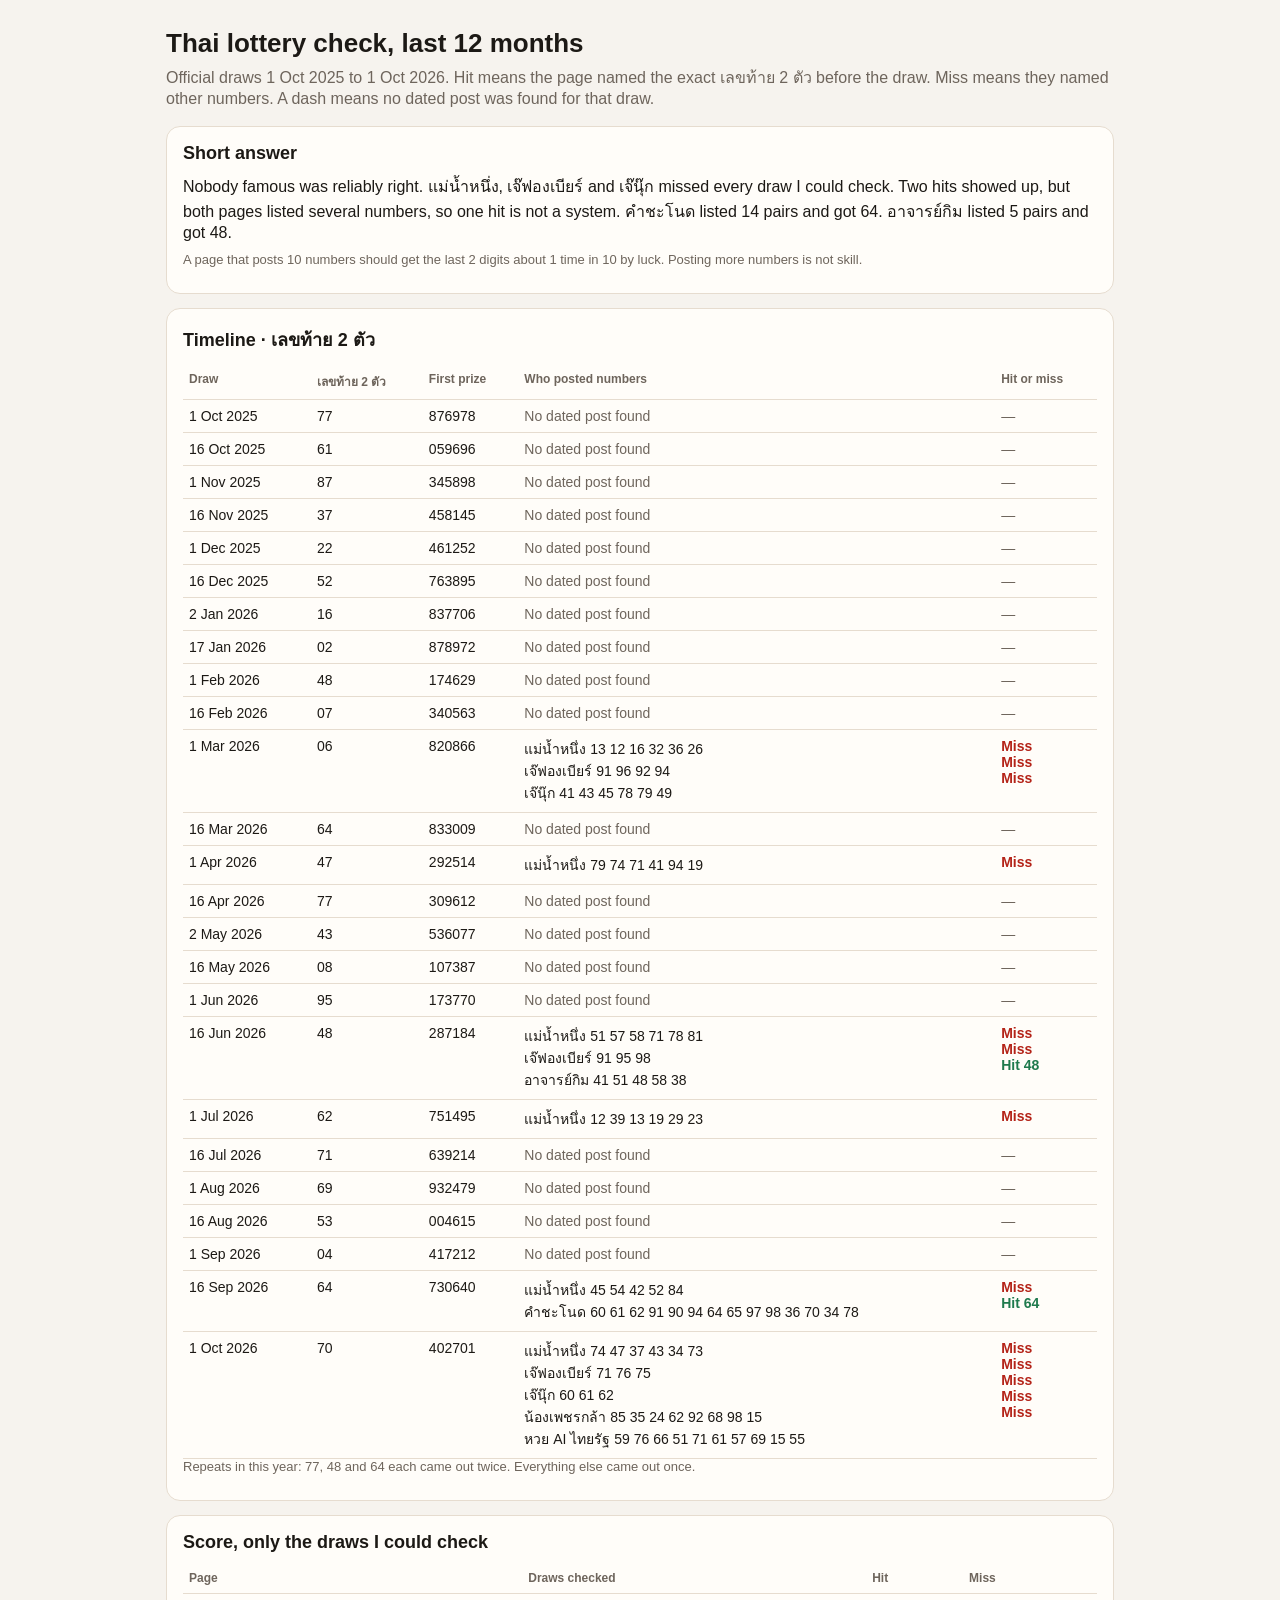
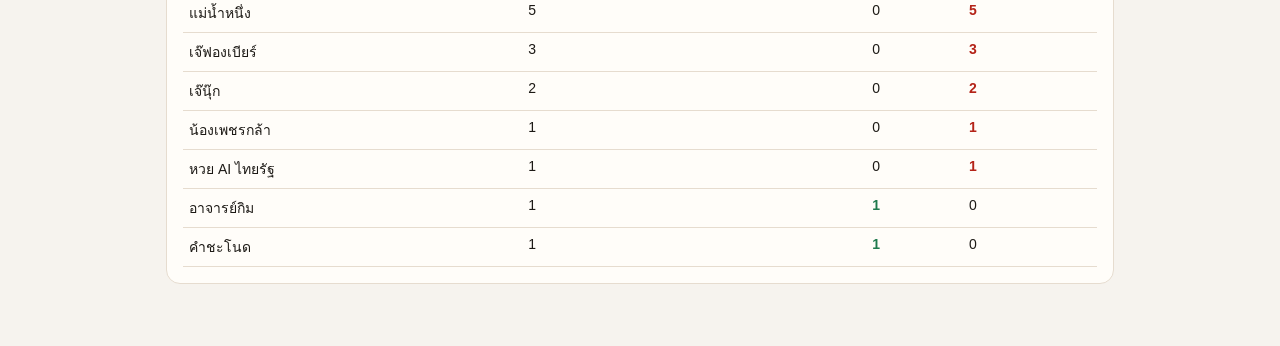
<file: lottery/index.html>
<!DOCTYPE html>
<html lang="en">
<head>
<meta charset="UTF-8" />
<meta name="viewport" content="width=device-width, initial-scale=1" />
<title>Thai lottery check · last 12 months</title>
<style>
  :root { --bg:#f6f3ee; --ink:#1c1915; --muted:#6e655c; --card:#fffdf9; --line:#e6dccf; --hit:#1f7a4d; --miss:#b42318; }
  * { box-sizing:border-box; }
  body { margin:0; font-family:"Segoe UI","Noto Sans Thai",sans-serif; background:var(--bg); color:var(--ink); }
  .wrap { max-width:980px; margin:0 auto; padding:28px 16px 48px; }
  h1 { font-size:26px; margin:0 0 6px; }
  h2 { font-size:18px; margin:0 0 10px; }
  p { margin:0 0 10px; }
  .sub { color:var(--muted); margin:0 0 18px; }
  .card { background:var(--card); border:1px solid var(--line); border-radius:14px; padding:16px; margin-bottom:14px; }
  table { width:100%; border-collapse:collapse; font-size:14px; }
  th, td { text-align:left; padding:8px 6px; border-bottom:1px solid var(--line); vertical-align:top; }
  th { color:var(--muted); font-size:12px; }
  .hit { color:var(--hit); font-weight:700; }
  .miss { color:var(--miss); font-weight:700; }
  .none { color:var(--muted); }
  .note { color:var(--muted); font-size:13px; }
</style>
</head>
<body>
<div class="wrap">
  <h1>Thai lottery check, last 12 months</h1>
  <p class="sub">Official draws 1 Oct 2025 to 1 Oct 2026. Hit means the page named the exact เลขท้าย 2 ตัว before the draw. Miss means they named other numbers. A dash means no dated post was found for that draw.</p>
  <div class="card">
    <h2>Short answer</h2>
    <p>Nobody famous was reliably right. แม่น้ำหนึ่ง, เจ๊ฟองเบียร์ and เจ๊นุ๊ก missed every draw I could check. Two hits showed up, but both pages listed several numbers, so one hit is not a system. คำชะโนด listed 14 pairs and got 64. อาจารย์กิม listed 5 pairs and got 48.</p>
    <p class="note">A page that posts 10 numbers should get the last 2 digits about 1 time in 10 by luck. Posting more numbers is not skill.</p>
  </div>
  <div class="card">
    <h2>Timeline · เลขท้าย 2 ตัว</h2>
    <table>
      <thead><tr><th>Draw</th><th>เลขท้าย 2 ตัว</th><th>First prize</th><th>Who posted numbers</th><th>Hit or miss</th></tr></thead>
      <tbody>
        <tr><td>1 Oct 2025</td><td>77</td><td>876978</td><td class="none">No dated post found</td><td class="none">—</td></tr>
        <tr><td>16 Oct 2025</td><td>61</td><td>059696</td><td class="none">No dated post found</td><td class="none">—</td></tr>
        <tr><td>1 Nov 2025</td><td>87</td><td>345898</td><td class="none">No dated post found</td><td class="none">—</td></tr>
        <tr><td>16 Nov 2025</td><td>37</td><td>458145</td><td class="none">No dated post found</td><td class="none">—</td></tr>
        <tr><td>1 Dec 2025</td><td>22</td><td>461252</td><td class="none">No dated post found</td><td class="none">—</td></tr>
        <tr><td>16 Dec 2025</td><td>52</td><td>763895</td><td class="none">No dated post found</td><td class="none">—</td></tr>
        <tr><td>2 Jan 2026</td><td>16</td><td>837706</td><td class="none">No dated post found</td><td class="none">—</td></tr>
        <tr><td>17 Jan 2026</td><td>02</td><td>878972</td><td class="none">No dated post found</td><td class="none">—</td></tr>
        <tr><td>1 Feb 2026</td><td>48</td><td>174629</td><td class="none">No dated post found</td><td class="none">—</td></tr>
        <tr><td>16 Feb 2026</td><td>07</td><td>340563</td><td class="none">No dated post found</td><td class="none">—</td></tr>
        <tr><td>1 Mar 2026</td><td>06</td><td>820866</td><td>แม่น้ำหนึ่ง 13 12 16 32 36 26<br>เจ๊ฟองเบียร์ 91 96 92 94<br>เจ๊นุ๊ก 41 43 45 78 79 49</td><td class="miss">Miss<br>Miss<br>Miss</td></tr>
        <tr><td>16 Mar 2026</td><td>64</td><td>833009</td><td class="none">No dated post found</td><td class="none">—</td></tr>
        <tr><td>1 Apr 2026</td><td>47</td><td>292514</td><td>แม่น้ำหนึ่ง 79 74 71 41 94 19</td><td class="miss">Miss</td></tr>
        <tr><td>16 Apr 2026</td><td>77</td><td>309612</td><td class="none">No dated post found</td><td class="none">—</td></tr>
        <tr><td>2 May 2026</td><td>43</td><td>536077</td><td class="none">No dated post found</td><td class="none">—</td></tr>
        <tr><td>16 May 2026</td><td>08</td><td>107387</td><td class="none">No dated post found</td><td class="none">—</td></tr>
        <tr><td>1 Jun 2026</td><td>95</td><td>173770</td><td class="none">No dated post found</td><td class="none">—</td></tr>
        <tr><td>16 Jun 2026</td><td>48</td><td>287184</td><td>แม่น้ำหนึ่ง 51 57 58 71 78 81<br>เจ๊ฟองเบียร์ 91 95 98<br>อาจารย์กิม 41 51 48 58 38</td><td class="miss">Miss<br>Miss<br><span class="hit">Hit 48</span></td></tr>
        <tr><td>1 Jul 2026</td><td>62</td><td>751495</td><td>แม่น้ำหนึ่ง 12 39 13 19 29 23</td><td class="miss">Miss</td></tr>
        <tr><td>16 Jul 2026</td><td>71</td><td>639214</td><td class="none">No dated post found</td><td class="none">—</td></tr>
        <tr><td>1 Aug 2026</td><td>69</td><td>932479</td><td class="none">No dated post found</td><td class="none">—</td></tr>
        <tr><td>16 Aug 2026</td><td>53</td><td>004615</td><td class="none">No dated post found</td><td class="none">—</td></tr>
        <tr><td>1 Sep 2026</td><td>04</td><td>417212</td><td class="none">No dated post found</td><td class="none">—</td></tr>
        <tr><td>16 Sep 2026</td><td>64</td><td>730640</td><td>แม่น้ำหนึ่ง 45 54 42 52 84<br>คำชะโนด 60 61 62 91 90 94 64 65 97 98 36 70 34 78</td><td class="miss">Miss<br><span class="hit">Hit 64</span></td></tr>
        <tr><td>1 Oct 2026</td><td>70</td><td>402701</td><td>แม่น้ำหนึ่ง 74 47 37 43 34 73<br>เจ๊ฟองเบียร์ 71 76 75<br>เจ๊นุ๊ก 60 61 62<br>น้องเพชรกล้า 85 35 24 62 92 68 98 15<br>หวย AI ไทยรัฐ 59 76 66 51 71 61 57 69 15 55</td><td class="miss">Miss<br>Miss<br>Miss<br>Miss<br>Miss</td></tr>
      </tbody>
    </table>
    <p class="note">Repeats in this year: 77, 48 and 64 each came out twice. Everything else came out once.</p>
  </div>
  <div class="card">
    <h2>Score, only the draws I could check</h2>
    <table>
      <thead><tr><th>Page</th><th>Draws checked</th><th>Hit</th><th>Miss</th></tr></thead>
      <tbody>
        <tr><td>แม่น้ำหนึ่ง</td><td>5</td><td>0</td><td class="miss">5</td></tr>
        <tr><td>เจ๊ฟองเบียร์</td><td>3</td><td>0</td><td class="miss">3</td></tr>
        <tr><td>เจ๊นุ๊ก</td><td>2</td><td>0</td><td class="miss">2</td></tr>
        <tr><td>น้องเพชรกล้า</td><td>1</td><td>0</td><td class="miss">1</td></tr>
        <tr><td>หวย AI ไทยรัฐ</td><td>1</td><td>0</td><td class="miss">1</td></tr>
        <tr><td>อาจารย์กิม</td><td>1</td><td class="hit">1</td><td>0</td></tr>
        <tr><td>คำชะโนด</td><td>1</td><td class="hit">1</td><td>0</td></tr>
      </tbody>
    </table>
  </div>
</div>
</body>
</html>
</file>
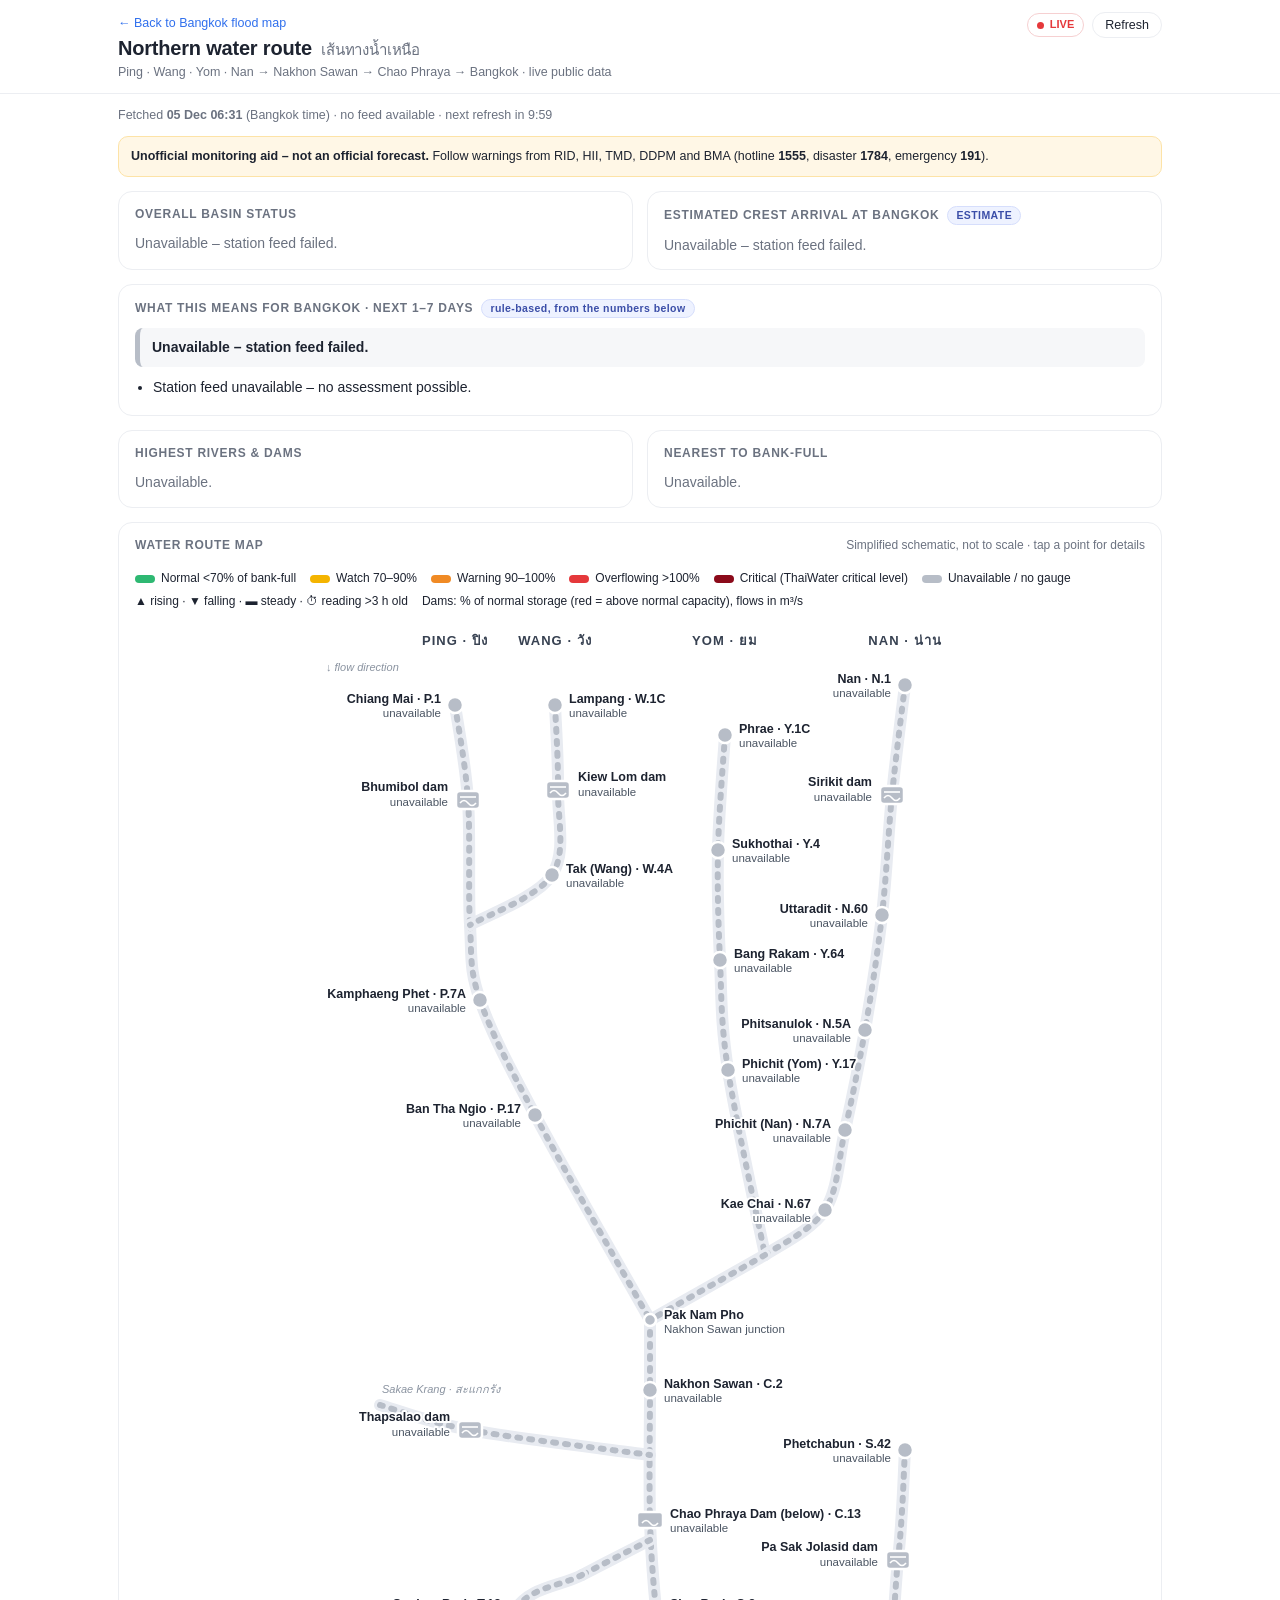
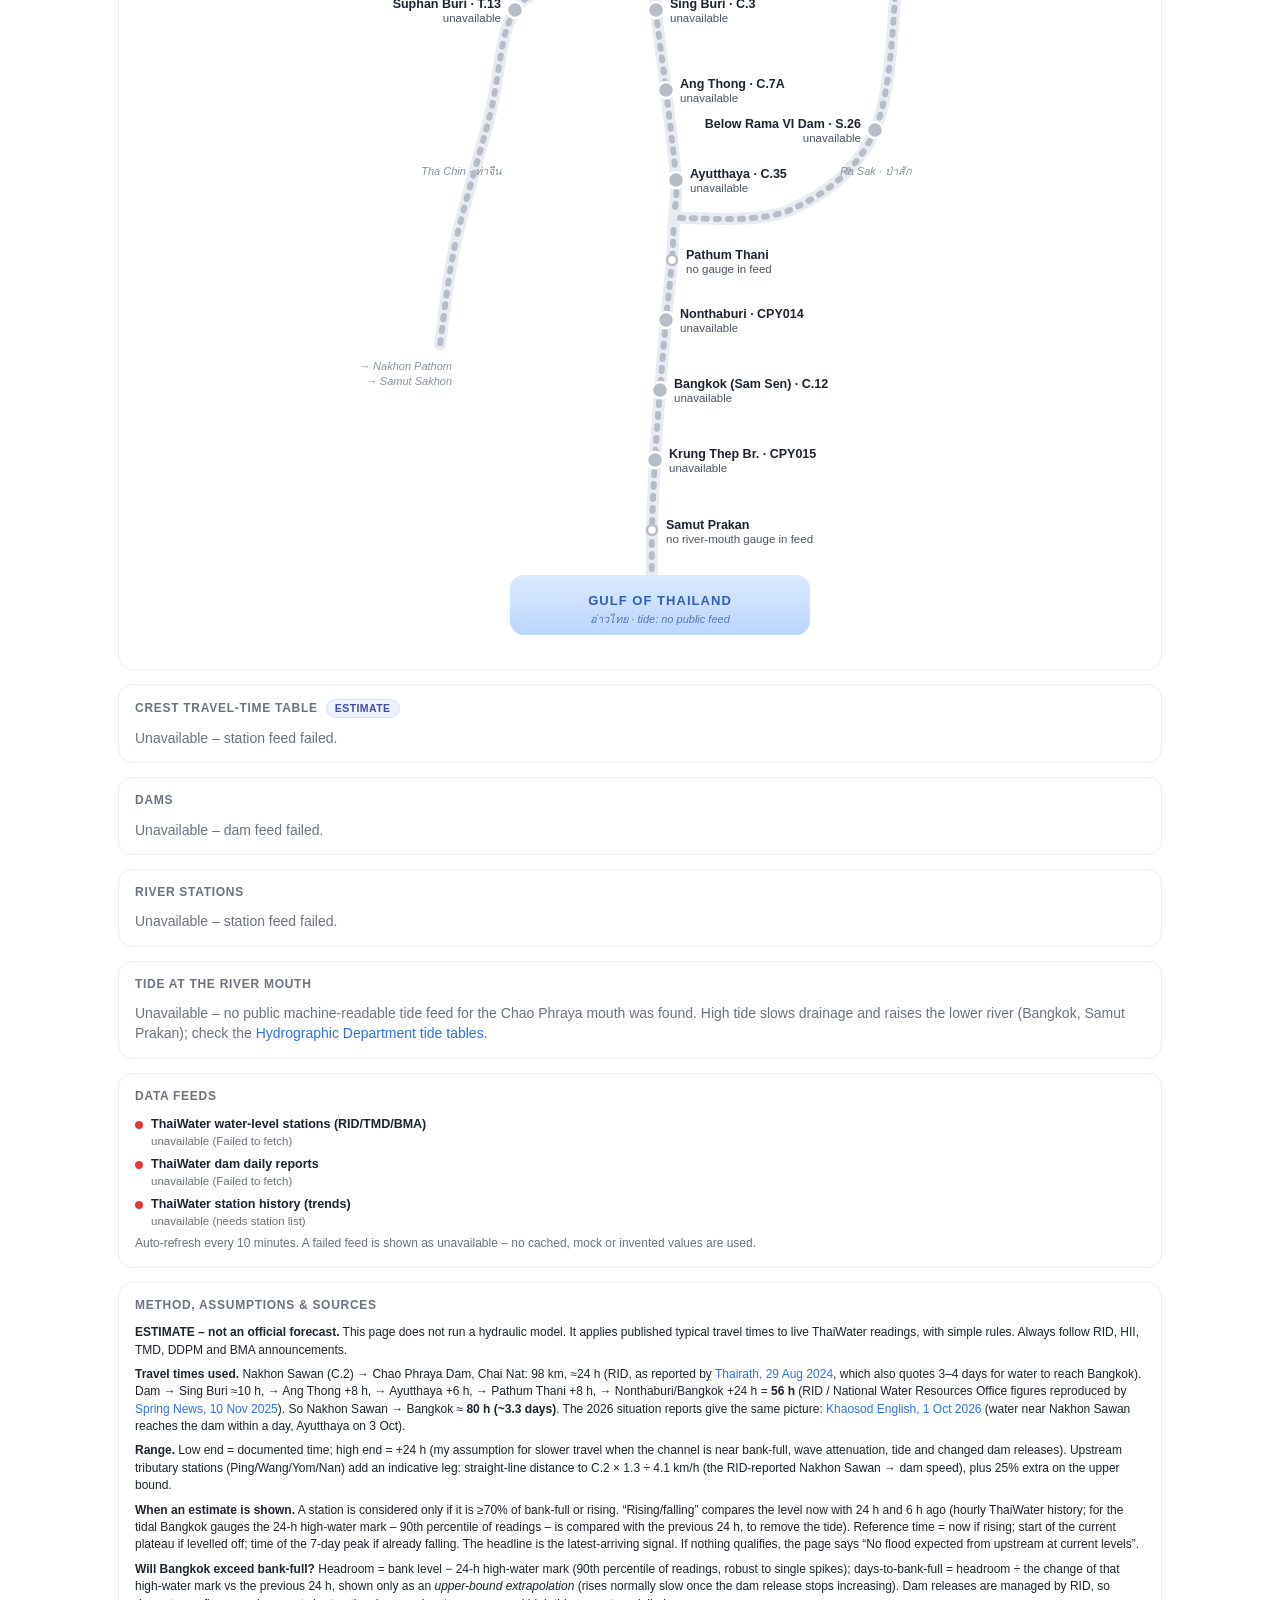
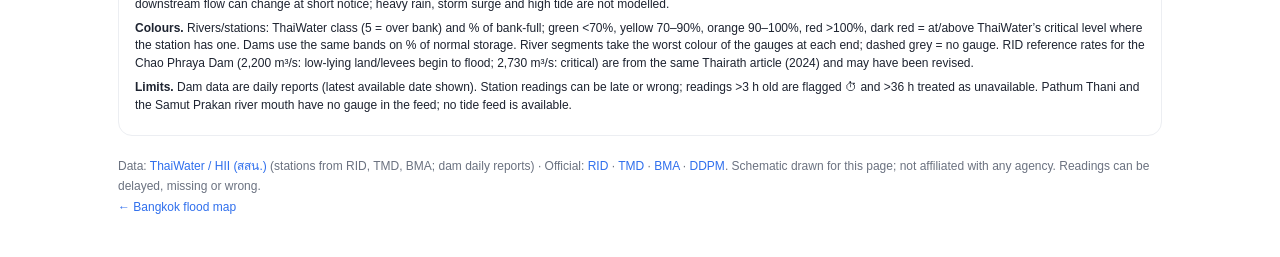
<file: river.html>
<!doctype html>
<html lang="en">
<head>
<meta charset="utf-8">
<meta name="viewport" content="width=device-width, initial-scale=1, viewport-fit=cover">
<title>Northern water route · live river &amp; dam status → Bangkok</title>
<meta name="description" content="Unofficial live status of the Ping, Wang, Yom, Nan and Chao Phraya rivers and the main dams, with colour-coded warning levels and an estimate of how many days flow takes to reach Bangkok. Data: ThaiWater / RID.">
<meta property="og:title" content="Northern water route · live river &amp; dam status → Bangkok">
<meta property="og:description" content="Live dam storage, river discharge, bank-full warning colours and an estimated travel time of high water to Bangkok. Unofficial.">
<link rel="icon" href="data:image/svg+xml,<svg xmlns='http://www.w3.org/2000/svg' viewBox='0 0 100 100'><text y='.9em' font-size='90'>🌊</text></svg>">
<link rel="stylesheet" href="river.css">
</head>
<body>
<header class="top">
  <div class="wrap topin">
    <div>
      <a class="back" href="./">← Back to Bangkok flood map</a>
      <h1>Northern water route <span class="th">เส้นทางน้ำเหนือ</span></h1>
      <div class="sub">Ping · Wang · Yom · Nan → Nakhon Sawan → Chao Phraya → Bangkok · live public data</div>
    </div>
    <div class="topr">
      <div class="live"><span class="dot"></span>LIVE</div>
      <button id="refreshBtn" class="btn" type="button">Refresh</button>
    </div>
  </div>
</header>

<main class="wrap">
  <div class="updated" id="updated">Loading feeds…</div>

  <section class="alert">
    <b>Unofficial monitoring aid – not an official forecast.</b> Follow warnings from RID, HII, TMD, DDPM and BMA (hotline <b>1555</b>, disaster <b>1784</b>, emergency <b>191</b>).
  </section>

  <section id="summary" class="grid2">
    <div class="card" id="overall"><h2>Overall basin status</h2><div class="muted">Loading…</div></div>
    <div class="card" id="crest"><h2>Estimated crest arrival at Bangkok</h2><div class="muted">Loading…</div></div>
  </section>

  <section class="card" id="outlook"><h2>What this means for Bangkok · next 1–7 days <span class="tag est">rule-based</span></h2><div class="muted">Loading…</div></section>

  <section class="grid2">
    <div class="card" id="topRivers"><h2>Highest rivers &amp; dams</h2><div class="muted">Loading…</div></div>
    <div class="card" id="nearest"><h2>Nearest to bank-full</h2><div class="muted">Loading…</div></div>
  </section>

  <section class="card">
    <div class="cardhead">
      <h2>Water route map</h2>
      <div class="muted small">Simplified schematic, not to scale · tap a point for details</div>
    </div>
    <div class="legend" id="legend"></div>
    <div class="svgwrap"><svg id="map" viewBox="0 0 640 1640" role="img" aria-label="Schematic of the northern rivers, dams and Chao Phraya to the Gulf of Thailand with live status colours"></svg></div>
  </section>

  <section class="card" id="crestTable"><h2>Crest travel-time table <span class="tag est">ESTIMATE</span></h2><div class="muted">Loading…</div></section>

  <section class="card"><h2>Dams</h2><div id="damTable" class="tablewrap"><div class="muted">Loading…</div></div>
    <div class="muted small" id="damNote"></div></section>

  <section class="card"><h2>River stations</h2><div id="stTable" class="tablewrap"><div class="muted">Loading…</div></div></section>

  <section class="card"><h2>Tide at the river mouth</h2>
    <div class="muted">Unavailable – no public machine-readable tide feed for the Chao Phraya mouth was found. High tide slows drainage and raises the lower river (Bangkok, Samut Prakan); check the
    <a href="https://www.hydro.navy.mi.th/" target="_blank" rel="noopener">Hydrographic Department tide tables</a>.</div></section>

  <section class="card"><h2>Data feeds</h2><div id="feeds" class="feeds"></div>
    <div class="muted small">Auto-refresh every 10 minutes. A failed feed is shown as unavailable – no cached, mock or invented values are used.</div></section>

  <section class="card" id="method"><h2>Method, assumptions &amp; sources</h2>
    <div class="small" id="methodBody"></div></section>

  <footer class="foot small muted">
    Data: <a href="https://www.thaiwater.net" target="_blank" rel="noopener">ThaiWater / HII (สสน.)</a> (stations from RID, TMD, BMA; dam daily reports) ·
    Official: <a href="https://water.rid.go.th" target="_blank" rel="noopener">RID</a> ·
    <a href="https://www.tmd.go.th" target="_blank" rel="noopener">TMD</a> ·
    <a href="https://weather.bangkok.go.th" target="_blank" rel="noopener">BMA</a> ·
    <a href="https://www.disaster.go.th" target="_blank" rel="noopener">DDPM</a>.
    Schematic drawn for this page; not affiliated with any agency. Readings can be delayed, missing or wrong.
    <br><a href="./">← Bangkok flood map</a>
  </footer>
</main>

<div id="detail" class="detail hidden" role="dialog" aria-live="polite"></div>
<script src="tw-fetch.js"></script>
<script src="river.js"></script>
</body>
</html>
</file>
<file: river.css>
:root{--bg:#fff;--fg:#1d2330;--mut:#6b7280;--line:#eceef2;--soft:#f6f7f9;--red:#e5383b;--yellow:#f4b400;--orange:#f08a24;--green:#2eb872;--crit:#8b0a1a;--na:#b7bdc7;--blue:#2f6fed}
*{box-sizing:border-box}
html,body{margin:0;background:var(--bg)}
body{font:14px/1.45 -apple-system,BlinkMacSystemFont,"Segoe UI",Roboto,"Noto Sans Thai","Helvetica Neue",Arial,sans-serif;color:var(--fg)}
a{color:var(--blue);text-decoration:none}a:hover{text-decoration:underline}
.wrap{max-width:1080px;margin:0 auto;padding:0 18px}
.top{border-bottom:1px solid var(--line);background:#fff;position:sticky;top:0;z-index:50}
.topin{display:flex;justify-content:space-between;align-items:flex-start;gap:12px;padding-top:12px;padding-bottom:12px}
.topr{display:flex;align-items:center;gap:8px;flex:0 0 auto}
.back{font-size:12.5px;display:inline-block;margin-bottom:2px}
h1{font-size:20px;margin:0;letter-spacing:-.2px}
h1 .th{font-weight:500;color:var(--mut);font-size:15px;margin-left:4px}
.sub{color:var(--mut);font-size:12.5px}
.live{font-size:11px;font-weight:700;color:var(--red);display:flex;align-items:center;gap:6px;border:1px solid #f6d0d1;border-radius:99px;padding:3px 9px;white-space:nowrap}
.live .dot{width:7px;height:7px;border-radius:50%;background:var(--red);animation:p 1.6s infinite}
@keyframes p{0%{box-shadow:0 0 0 0 rgba(229,56,59,.5)}70%{box-shadow:0 0 0 7px rgba(229,56,59,0)}100%{box-shadow:0 0 0 0 rgba(229,56,59,0)}}
.btn{border:1px solid var(--line);background:#fff;border-radius:99px;padding:5px 12px;font-size:12.5px;cursor:pointer;color:var(--fg)}
.btn:hover{background:var(--soft)}
.updated{color:var(--mut);font-size:12.5px;margin:12px 0}
section{margin:0 0 14px}
.alert{background:#fff7e6;border:1px solid #fde3a7;border-radius:10px;padding:10px 12px;font-size:12.5px}
.card{border:1px solid var(--line);border-radius:14px;padding:14px 16px;background:#fff}
.cardhead{display:flex;justify-content:space-between;align-items:baseline;gap:8px;flex-wrap:wrap}
.grid2{display:grid;grid-template-columns:1fr 1fr;gap:14px}
h2{font-size:12px;text-transform:uppercase;letter-spacing:.06em;color:var(--mut);margin:0 0 10px;font-weight:600}
.muted{color:var(--mut)}.small{font-size:12px}
.tag{display:inline-block;font-size:10.5px;font-weight:700;border-radius:99px;padding:1px 8px;letter-spacing:.04em;vertical-align:middle;text-transform:none;margin-left:4px}
.tag.est{background:#eef2ff;color:#3b4ea8;border:1px solid #d6defc}
.chip{display:inline-block;color:#fff;border-radius:99px;padding:1px 9px;font-size:11.5px;font-weight:600;white-space:nowrap}
.chip.green{background:var(--green)}.chip.yellow{background:var(--yellow);color:#3a2d00}.chip.orange{background:var(--orange)}.chip.red{background:var(--red)}.chip.crit{background:var(--crit)}.chip.na{background:var(--na)}
.big{font-size:30px;font-weight:700;letter-spacing:-.5px;line-height:1.1}
.bigsub{font-size:13px;color:var(--mut);margin-top:3px}
.banner{display:flex;gap:12px;align-items:center;margin-bottom:8px}
.banner .sw{width:14px;align-self:stretch;border-radius:7px;flex:0 0 14px}
.kv{display:flex;justify-content:space-between;gap:8px;padding:5px 0;border-top:1px solid var(--line);font-size:13px}
.kv:first-of-type{border-top:none}
.kv .k{min-width:0}.kv .v{font-variant-numeric:tabular-nums;font-weight:600;white-space:nowrap}
.bar{height:6px;border-radius:4px;background:var(--soft);overflow:hidden;margin-top:3px}
.bar i{display:block;height:100%}
ul.lines{margin:0;padding-left:18px}ul.lines li{margin:4px 0}
.verdict{border-left:5px solid var(--na);background:var(--soft);border-radius:8px;padding:9px 12px;margin-bottom:10px;font-weight:600}
.legend{display:flex;flex-wrap:wrap;gap:6px 14px;font-size:12px;margin:6px 0 4px}
.legend span{display:inline-flex;align-items:center;gap:6px}
.legend i{width:20px;height:8px;border-radius:5px;display:inline-block}
.svgwrap{width:100%;max-width:640px;margin:0 auto}
#map{width:100%;height:auto;display:block;font-family:inherit}
#map .lb{paint-order:stroke;stroke:#fff;stroke-width:4px;stroke-linejoin:round;fill:var(--fg)}
#map .l1{font-size:12.5px;font-weight:600}
#map .l2{font-size:11.5px;fill:#4b5563}
#map .rh{font-size:13px;font-weight:700;letter-spacing:.08em;fill:#374151}
#map .an{font-size:11px;fill:#8a93a0;font-style:italic}
#map .node{cursor:pointer}
#map .node:hover circle,#map .node:hover rect{stroke:#1d2330}
.tablewrap{overflow-x:auto;-webkit-overflow-scrolling:touch}
table{border-collapse:collapse;width:100%;font-size:12.5px;font-variant-numeric:tabular-nums}
th{font-size:11px;text-transform:uppercase;letter-spacing:.04em;color:var(--mut);text-align:left;font-weight:600;padding:6px 8px;border-bottom:1px solid var(--line);white-space:nowrap}
td{padding:6px 8px;border-bottom:1px solid var(--line);white-space:nowrap}
td.r,th.r{text-align:right}
tr.grp td{background:var(--soft);font-weight:700;font-size:12px;color:#374151}
td .dotc{display:inline-block;width:9px;height:9px;border-radius:50%;margin-right:6px;vertical-align:baseline}
.pos{color:#c2410c}.neg{color:#0f766e}
.feeds{display:flex;flex-direction:column;gap:5px;margin-bottom:6px}
.feed{display:flex;gap:8px;align-items:flex-start;font-size:12.5px}
.feed .st{width:8px;height:8px;border-radius:50%;margin-top:6px;flex:0 0 8px;background:#c9ced6}
.feed.ok .st{background:var(--green)}.feed.fail .st{background:var(--red)}.feed.loading .st{background:var(--yellow)}.feed.part .st{background:var(--orange)}
.feed .fs{color:var(--mut);font-size:11.5px}
.foot{padding:6px 0 40px;line-height:1.7}
#methodBody p{margin:0 0 7px}
.detail{position:fixed;right:16px;bottom:16px;width:340px;max-width:calc(100vw - 32px);max-height:70vh;overflow:auto;background:#fff;border:1px solid var(--line);border-radius:14px;box-shadow:0 8px 30px rgba(0,0,0,.18);padding:14px 16px;z-index:100}
.detail h3{margin:0 0 2px;font-size:15px}
.detail .x{position:absolute;right:8px;top:6px;border:none;background:none;font-size:20px;cursor:pointer;color:var(--mut);line-height:1}
.hidden{display:none!important}
@media (max-width:760px){
  .grid2{grid-template-columns:1fr}
  .wrap{padding:0 12px}
  h1{font-size:17px}h1 .th{font-size:13px}
  .big{font-size:26px}
  .detail{left:8px;right:8px;bottom:8px;width:auto;max-width:none}
  .topin{padding-top:8px;padding-bottom:8px}
  .sub{font-size:11.5px}
}
</file>
